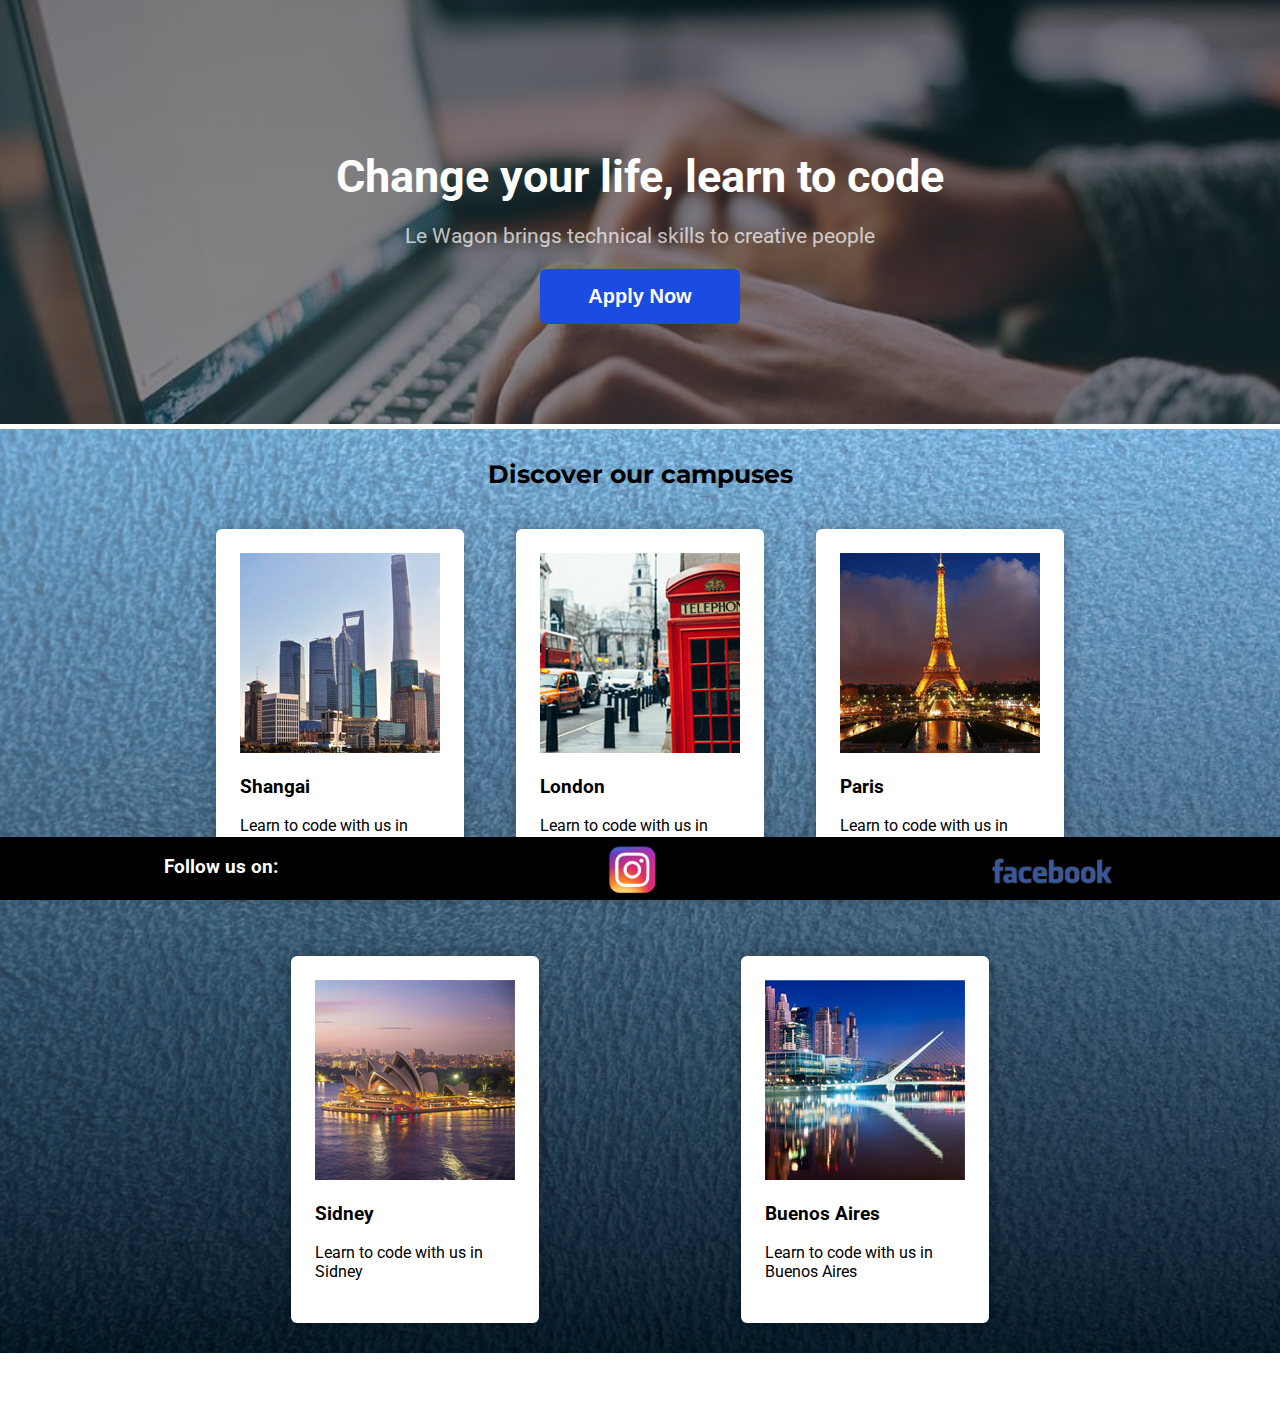
<file: index.html>
<!DOCTYPE html>
<html lang="en">
  <head>
    <meta charset="UTF-8">
    <title>Landing</title>

    <link rel="icon" href="data:image/svg+xml,<svg xmlns=%22http://www.w3.org/2000/svg%22 viewBox=%220 0 100 100%22><text y=%22.9em%22 font-size=%2290%22>🍕</text></svg>">

    <meta name="viewport" content="width=device-width, initial-scale=1.0">
    <meta http-equiv="X-UA-Compatible" content="ie=edge">

    <link href="https://fonts.googleapis.com/css2?family=Roboto:wght@300&display=swap" rel="stylesheet">
    <link rel="preconnect" href="https://fonts.gstatic.com">
    <link href="https://fonts.googleapis.com/css2?family=Montserrat&family=Roboto:ital,wght@0,400;0,500;1,400&display=swap" rel="stylesheet">

    <link rel="stylesheet" href="style.css">
  </head>
  <body>
       <div class="banner-wrap">
            <h1>Change your life, learn to code</h1>
            <p>Le Wagon brings technical skills to creative people</p>
            <button>Apply Now</button>
       </div>
       <div class="fondo-middle">
       <div class='global'>

           <h2>Discover our campuses</h2>
           <div class='tarjetas'>
                <div class='card'>
                    <img src="Shangai 200x200.jpg" >
                    <h3>Shangai</h3>
                    <p>Learn to code with us in Shangai</p>
                </div>
                <div class='card'>
                    <img src="Londres200.jpg">
                    <h3>London</h3>
                    <p>Learn to code with us in London</p>
                </div>
                <div class='card'>
                    <img src="Paris200.jpg">
                    <h3>Paris</h3>
                    <p>Learn to code with us in Paris</p>
                </div>
                <div class='card'>
                    <img src="Sidney200.png" >
                    <h3>Sidney</h3>
                    <p>Learn to code with us in Sidney</p>
                </div>
                <div class='card'>
                    <img src="BsAs200.jpg">
                    <h3>Buenos Aires</h3>
                    <p>Learn to code with us in Buenos Aires</p>
                </div>
           </div>
       </div>
       </div>
       <div class='space'></div>
       <footer>
           <h3>Follow us on:</h3>
           </div>
           <div class='redes'>
             <a href="https://www.instagram.com/jerolambre/?hl=es-la">
             <img border="0" alt="instagram logo" src="insta2.png" width="52" height="52">
            </a>
           </div>
             <div class='redes'>
               <a href="https://www.facebook.com">
               <img border="0" alt="facebook logo" src="face-bok.png" width="127.6" height="52" style="color : red;">
              </a>
           </div>
       </footer>
  </body>
  </html>
</file>
<file: style.css>
body{
  font-family: 'Roboto', sans-serif;
  margin: 0;
}
.banner-wrap{
  background: linear-gradient(rgba(0,0,0,0.5),rgba(30,30,30,0.5)), url("progra.jpeg");
  background-size: cover ;
  background-position: center;
  padding: 150px 0 100px 0;
  text-align: center;
}

.banner-wrap h1{
  color: white;
  font-size: 45px;
  margin: 0;
  font-weight: bold;
}
.banner-wrap p{
  color: white;
  font-size: 21px;
  opacity: 0.7;
}
.banner-wrap button{
  background-color: #1A4BE3;
  color: white;
  text-decoration: none;
  padding: 16px 48px;
  border-radius: 6px;
  font-size: 20px;
  font-weight: bold;
  border: none ;
  transition: 0.1s;
}
.fondo-middle{
  margin:0;
  background: linear-gradient(rgba(255,255,255,0.4),rgba(0,0,0,0.8)), url("Fondo-azul.jpg");
  background-size: cover ;
  background-position: center;

}
.global{
  width: 900px;
  margin: 0px auto;
  padding: 60px auto;
}
.global h2{
 text-align: center;
 margin-top: 5px;
 font-weight: bold;
 font-size: 25px;
 padding-top: 30px;
 margin-bottom: 10px;
 font-family: 'Montserrat', sans-serif;
}
.tarjetas{
   display: flex ;
   flex-wrap:wrap;
   flex-direction: row;
   justify-content: space-around;

}
.card{
  background-color: white;
  border-radius: 6px ;
  padding: 24px;
  width: 200px;
  height: 319px;
  box-shadow: 0 0 16px rgba(0,0,0,0.3);
  margin: 30px 20px;
}
.card img {
  height: 200px;
  width: 200px;
  text-align:center;
}
footer{
   background-color: black;
   color:white;
   font-weight: lighter;
   padding-top: 0;
   width: 100%;
   position: fixed;
   bottom: 0;
   right: 0;
   left: 0;
   display: flex;
   flex-direction: row;
   justify-content: space-around ;

}

.redes{
  margin-top: 7px;
  align-self:center;
}
.space{
  margin: 0;
  width: 100%;
  height: 60px;
}
</file>
